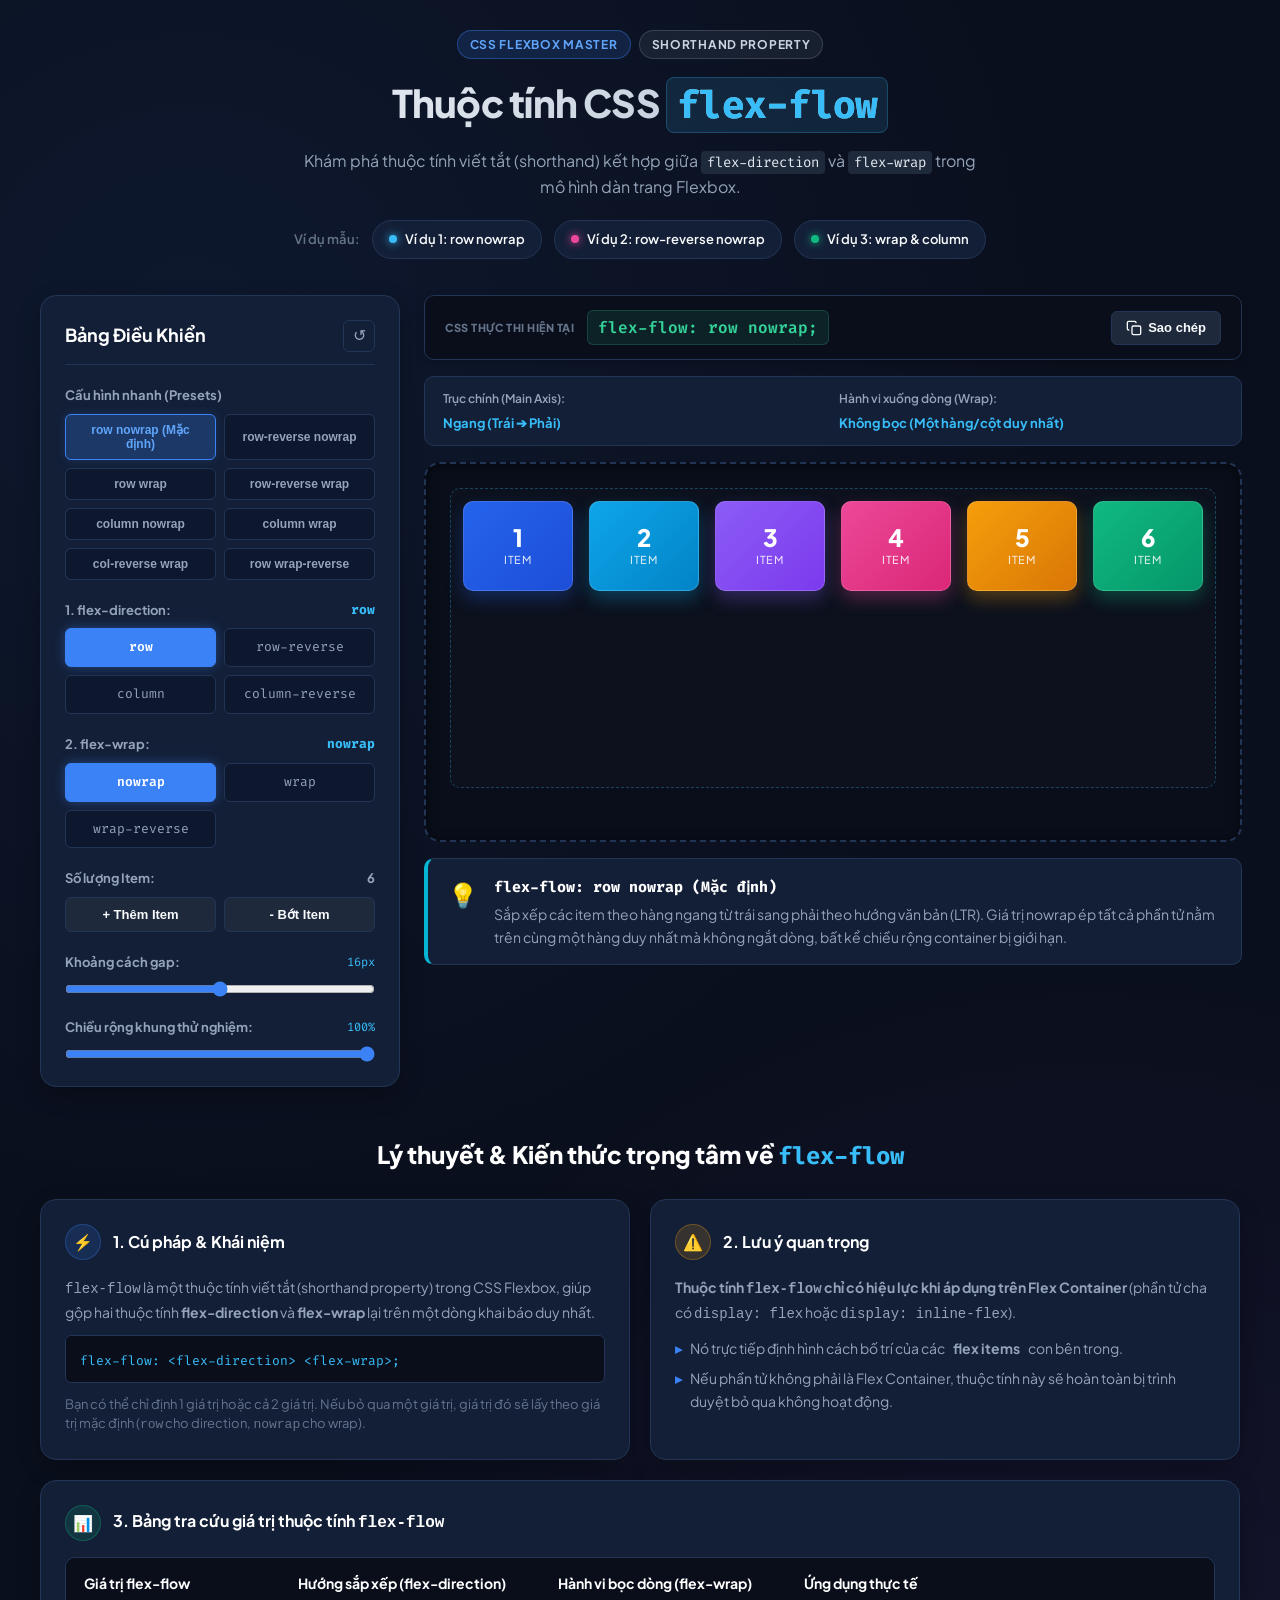
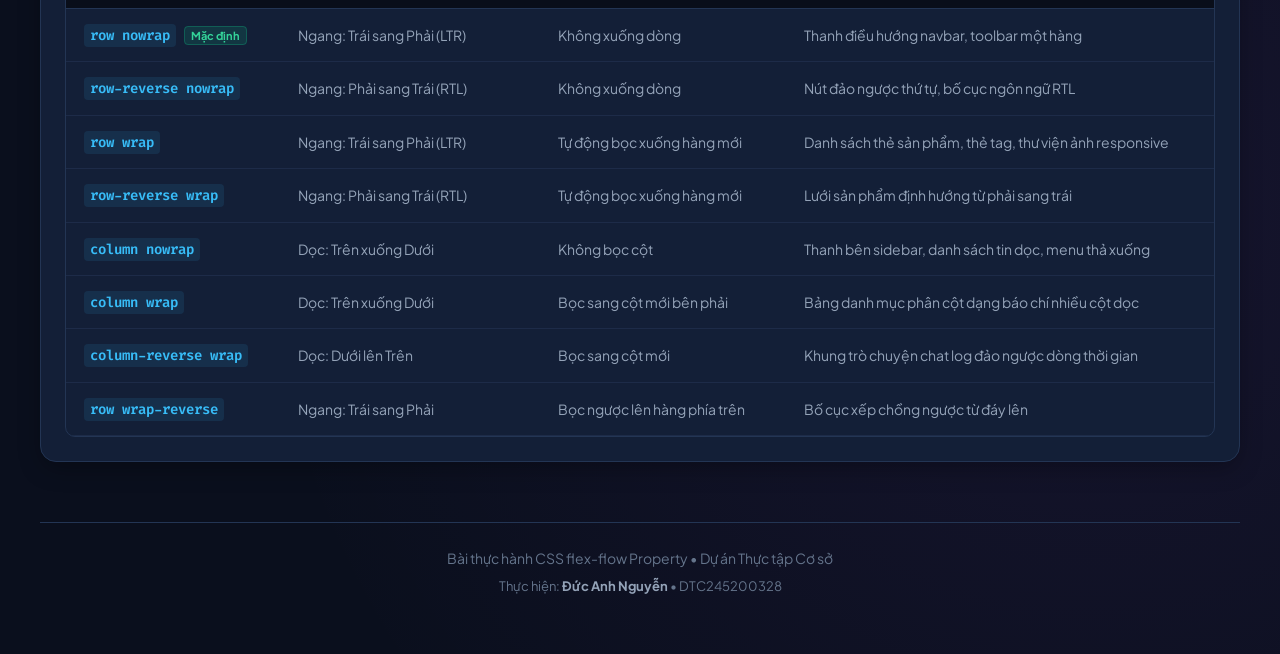
<file: index.html>
<!DOCTYPE html>
<html lang="vi">
<head>
  <meta charset="UTF-8">
  <meta name="viewport" content="width=device-width, initial-scale=1.0">
  <meta name="description" content="Bài thực hành tìm hiểu và tương tác với thuộc tính CSS flex-flow property - shorthand cho flex-direction và flex-wrap.">
  <title>Thực hành CSS flex-flow Property | Interactive Playground</title>
  <link rel="preconnect" href="https://fonts.googleapis.com">
  <link rel="preconnect" href="https://fonts.gstatic.com" crossorigin>
  <link href="https://fonts.googleapis.com/css2?family=Plus+Jakarta+Sans:wght@300;400;500;600;700;800&family=Fira+Code:wght@400;500;600&display=swap" rel="stylesheet">
  <link rel="stylesheet" href="style.css">
</head>
<body>
  <div class="app-container">
    <!-- Header Section -->
    <header class="header">
      <div class="badge-group">
        <span class="badge badge-primary">CSS Flexbox Master</span>
        <span class="badge badge-subtle">Shorthand Property</span>
      </div>
      <h1 class="main-title">Thuộc tính CSS <code>flex-flow</code></h1>
      <p class="subtitle">
        Khám phá thuộc tính viết tắt (shorthand) kết hợp giữa <code>flex-direction</code> và <code>flex-wrap</code> trong mô hình dàn trang Flexbox.
      </p>

      <!-- Quick Nav to standalone examples -->
      <nav class="example-links" aria-label="Các ví dụ độc lập">
        <span class="nav-label">Ví dụ mẫu:</span>
        <a href="example1.html" class="nav-btn" target="_blank">
          <span class="dot dot-blue"></span> Ví dụ 1: row nowrap
        </a>
        <a href="example2.html" class="nav-btn" target="_blank">
          <span class="dot dot-pink"></span> Ví dụ 2: row-reverse nowrap
        </a>
        <a href="example3.html" class="nav-btn" target="_blank">
          <span class="dot dot-green"></span> Ví dụ 3: wrap & column
        </a>
      </nav>
    </header>

    <!-- Main Workspace: Interactive Playground -->
    <main class="main-content">
      <div class="playground-layout">
        <!-- Control Panel -->
        <aside class="control-panel">
          <div class="panel-header">
            <h2>Bảng Điều Khiển</h2>
            <button id="resetBtn" class="btn-icon" title="Khôi phục mặc định">↺</button>
          </div>

          <!-- Quick Presets -->
          <div class="control-group">
            <label class="control-title">Cấu hình nhanh (Presets)</label>
            <div class="presets-grid">
              <button class="preset-btn active" data-dir="row" data-wrap="nowrap">row nowrap (Mặc định)</button>
              <button class="preset-btn" data-dir="row-reverse" data-wrap="nowrap">row-reverse nowrap</button>
              <button class="preset-btn" data-dir="row" data-wrap="wrap">row wrap</button>
              <button class="preset-btn" data-dir="row-reverse" data-wrap="wrap">row-reverse wrap</button>
              <button class="preset-btn" data-dir="column" data-wrap="nowrap">column nowrap</button>
              <button class="preset-btn" data-dir="column" data-wrap="wrap">column wrap</button>
              <button class="preset-btn" data-dir="column-reverse" data-wrap="wrap">col-reverse wrap</button>
              <button class="preset-btn" data-dir="row" data-wrap="wrap-reverse">row wrap-reverse</button>
            </div>
          </div>

          <!-- Direction Control -->
          <div class="control-group">
            <label class="control-title" for="flexDirection">
              1. flex-direction:
              <span id="directionValue" class="prop-badge">row</span>
            </label>
            <div class="radio-pill-group" id="directionGroup">
              <label class="radio-pill">
                <input type="radio" name="direction" value="row" checked>
                <span>row</span>
              </label>
              <label class="radio-pill">
                <input type="radio" name="direction" value="row-reverse">
                <span>row-reverse</span>
              </label>
              <label class="radio-pill">
                <input type="radio" name="direction" value="column">
                <span>column</span>
              </label>
              <label class="radio-pill">
                <input type="radio" name="direction" value="column-reverse">
                <span>column-reverse</span>
              </label>
            </div>
          </div>

          <!-- Wrap Control -->
          <div class="control-group">
            <label class="control-title" for="flexWrap">
              2. flex-wrap:
              <span id="wrapValue" class="prop-badge">nowrap</span>
            </label>
            <div class="radio-pill-group" id="wrapGroup">
              <label class="radio-pill">
                <input type="radio" name="wrap" value="nowrap" checked>
                <span>nowrap</span>
              </label>
              <label class="radio-pill">
                <input type="radio" name="wrap" value="wrap">
                <span>wrap</span>
              </label>
              <label class="radio-pill">
                <input type="radio" name="wrap" value="wrap-reverse">
                <span>wrap-reverse</span>
              </label>
            </div>
          </div>

          <!-- Container Controls & Items -->
          <div class="control-group">
            <label class="control-title">Số lượng Item: <span id="itemCountLabel">6</span></label>
            <div class="item-actions">
              <button id="addItemBtn" class="btn-action">+ Thêm Item</button>
              <button id="removeItemBtn" class="btn-action btn-danger">- Bớt Item</button>
            </div>
          </div>

          <!-- Gap Control -->
          <div class="control-group">
            <div class="slider-header">
              <label class="control-title" for="gapSlider">Khoảng cách gap:</label>
              <span id="gapValue">16px</span>
            </div>
            <input type="range" id="gapSlider" min="0" max="32" value="16" step="4">
          </div>

          <!-- Container Width Simulation -->
          <div class="control-group">
            <div class="slider-header">
              <label class="control-title" for="containerWidthSlider">Chiều rộng khung thử nghiệm:</label>
              <span id="containerWidthValue">100%</span>
            </div>
            <input type="range" id="containerWidthSlider" min="40" max="100" value="100" step="5">
          </div>
        </aside>

        <!-- Visual Canvas & Output -->
        <section class="visual-canvas-area">
          <!-- Live Code Banner -->
          <div class="code-banner">
            <div class="code-banner-left">
              <span class="code-tag">CSS THỰC THI HIỆN TẠI</span>
              <code id="activeCssCode">flex-flow: row nowrap;</code>
            </div>
            <button id="copyBtn" class="copy-button" title="Sao chép CSS">
              <svg width="16" height="16" viewBox="0 0 24 24" fill="none" stroke="currentColor" stroke-width="2">
                <rect x="9" y="9" width="13" height="13" rx="2" ry="2"></rect>
                <path d="M5 15H4a2 2 0 0 1-2-2V4a2 2 0 0 1 2-2h9a2 2 0 0 1 2 2v1"></path>
              </svg>
              <span>Sao chép</span>
            </button>
          </div>

          <!-- Axis Indicator Dynamic Bar -->
          <div class="axis-guide-card">
            <div class="axis-item" id="mainAxisGuide">
              <span class="axis-title">Trục chính (Main Axis):</span>
              <div class="axis-direction-badge" id="mainAxisText">Ngang (Trái ➔ Phải)</div>
            </div>
            <div class="axis-item" id="crossAxisGuide">
              <span class="axis-title">Hành vi xuống dòng (Wrap):</span>
              <div class="axis-direction-badge" id="wrapBehaviorText">Không bọc (Một hàng duy nhất)</div>
            </div>
          </div>

          <!-- Flexbox Preview Stage -->
          <div class="preview-stage" id="previewStageWrapper">
            <div class="flex-container-preview" id="flexPreviewContainer">
              <div class="flex-item-box" data-index="1">
                <div class="item-number">1</div>
                <div class="item-sub">item</div>
              </div>
              <div class="flex-item-box" data-index="2">
                <div class="item-number">2</div>
                <div class="item-sub">item</div>
              </div>
              <div class="flex-item-box" data-index="3">
                <div class="item-number">3</div>
                <div class="item-sub">item</div>
              </div>
              <div class="flex-item-box" data-index="4">
                <div class="item-number">4</div>
                <div class="item-sub">item</div>
              </div>
              <div class="flex-item-box" data-index="5">
                <div class="item-number">5</div>
                <div class="item-sub">item</div>
              </div>
              <div class="flex-item-box" data-index="6">
                <div class="item-number">6</div>
                <div class="item-sub">item</div>
              </div>
            </div>
          </div>

          <!-- Explanation Alert -->
          <div class="info-callout" id="dynamicExplanation">
            <div class="callout-icon">💡</div>
            <div class="callout-content">
              <h4 id="explanationTitle">flex-flow: row nowrap</h4>
              <p id="explanationDesc">
                Sắp xếp các item theo hàng ngang từ trái sang phải theo hướng văn bản (LTR). Giá trị <code>nowrap</code> ép tất cả phần tử nằm trên một hàng đơn nhất mà không ngắt dòng.
              </p>
            </div>
          </div>
        </section>
      </div>

      <!-- Theory & Documentation Section -->
      <section class="docs-section">
        <h2 class="docs-title">Lý thuyết & Kiến thức trọng tâm về <code>flex-flow</code></h2>

        <div class="cards-grid">
          <!-- Card 1: Bản chất & Cú pháp -->
          <div class="doc-card">
            <div class="doc-card-header">
              <div class="icon-circle icon-blue">⚡</div>
              <h3>1. Cú pháp & Khái niệm</h3>
            </div>
            <p class="doc-text">
              <code>flex-flow</code> là một thuộc tính viết tắt (shorthand property) trong CSS Flexbox, giúp gộp hai thuộc tính <strong>flex-direction</strong> và <strong>flex-wrap</strong> lại trên một dòng khai báo duy nhất.
            </p>
            <div class="code-snippet">
              <code>flex-flow: &lt;flex-direction&gt; &lt;flex-wrap&gt;;</code>
            </div>
            <p class="doc-subtext">
              Bạn có thể chỉ định 1 giá trị hoặc cả 2 giá trị. Nếu bỏ qua một giá trị, giá trị đó sẽ lấy theo giá trị mặc định (<code>row</code> cho direction, <code>nowrap</code> cho wrap).
            </p>
          </div>

          <!-- Card 2: Lưu ý quan trọng -->
          <div class="doc-card">
            <div class="doc-card-header">
              <div class="icon-circle icon-amber">⚠️</div>
              <h3>2. Lưu ý quan trọng</h3>
            </div>
            <p class="doc-text">
              <strong>Thuộc tính <code>flex-flow</code> chỉ có hiệu lực khi áp dụng trên Flex Container</strong> (phần tử cha có <code>display: flex</code> hoặc <code>display: inline-flex</code>).
            </p>
            <ul class="doc-list">
              <li>Nó trực tiếp định hình cách bố trí của các <strong>flex items</strong> con bên trong.</li>
              <li>Nếu phần tử không phải là Flex Container, thuộc tính này sẽ hoàn toàn bị trình duyệt bỏ qua không hoạt động.</li>
            </ul>
          </div>

          <!-- Card 3: So sánh chi tiết các giá trị tiêu biểu -->
          <div class="doc-card full-span">
            <div class="doc-card-header">
              <div class="icon-circle icon-green">📊</div>
              <h3>3. Bảng tra cứu giá trị thuộc tính <code>flex-flow</code></h3>
            </div>
            <div class="table-responsive">
              <table class="reference-table">
                <thead>
                  <tr>
                    <th>Giá trị flex-flow</th>
                    <th>Hướng sắp xếp (flex-direction)</th>
                    <th>Hành vi bọc dòng (flex-wrap)</th>
                    <th>Ứng dụng thực tế</th>
                  </tr>
                </thead>
                <tbody>
                  <tr>
                    <td><code>row nowrap</code> <span class="badge-tag">Mặc định</span></td>
                    <td>Ngang: Trái sang Phải (LTR)</td>
                    <td>Không xuống dòng</td>
                    <td>Thanh điều hướng navbar, toolbar một hàng</td>
                  </tr>
                  <tr>
                    <td><code>row-reverse nowrap</code></td>
                    <td>Ngang: Phải sang Trái (RTL)</td>
                    <td>Không xuống dòng</td>
                    <td>Nút đảo ngược thứ tự, bố cục ngôn ngữ RTL</td>
                  </tr>
                  <tr>
                    <td><code>row wrap</code></td>
                    <td>Ngang: Trái sang Phải (LTR)</td>
                    <td>Tự động bọc xuống hàng mới</td>
                    <td>Danh sách thẻ sản phẩm, thẻ tag, thư viện ảnh responsive</td>
                  </tr>
                  <tr>
                    <td><code>row-reverse wrap</code></td>
                    <td>Ngang: Phải sang Trái (RTL)</td>
                    <td>Tự động bọc xuống hàng mới</td>
                    <td>Lưới sản phẩm định hướng từ phải sang trái</td>
                  </tr>
                  <tr>
                    <td><code>column nowrap</code></td>
                    <td>Dọc: Trên xuống Dưới</td>
                    <td>Không bọc cột</td>
                    <td>Thanh bên sidebar, danh sách tin dọc, menu thả xuống</td>
                  </tr>
                  <tr>
                    <td><code>column wrap</code></td>
                    <td>Dọc: Trên xuống Dưới</td>
                    <td>Bọc sang cột mới bên phải</td>
                    <td>Bảng danh mục phân cột dạng báo chí nhiều cột dọc</td>
                  </tr>
                  <tr>
                    <td><code>column-reverse wrap</code></td>
                    <td>Dọc: Dưới lên Trên</td>
                    <td>Bọc sang cột mới</td>
                    <td>Khung trò chuyện chat log đảo ngược dòng thời gian</td>
                  </tr>
                  <tr>
                    <td><code>row wrap-reverse</code></td>
                    <td>Ngang: Trái sang Phải</td>
                    <td>Bọc ngược lên hàng phía trên</td>
                    <td>Bố cục xếp chồng ngược từ đáy lên</td>
                  </tr>
                </tbody>
              </table>
            </div>
          </div>
        </div>
      </section>
    </main>

    <!-- Footer -->
    <footer class="footer">
      <p>Bài thực hành CSS flex-flow Property &bull; Dự án Thực tập Cơ sở</p>
      <p class="author">Thực hiện: <strong>Đức Anh Nguyễn</strong> &bull; DTC245200328</p>
    </footer>
  </div>

  <script src="script.js"></script>
</body>
</html>
</file>
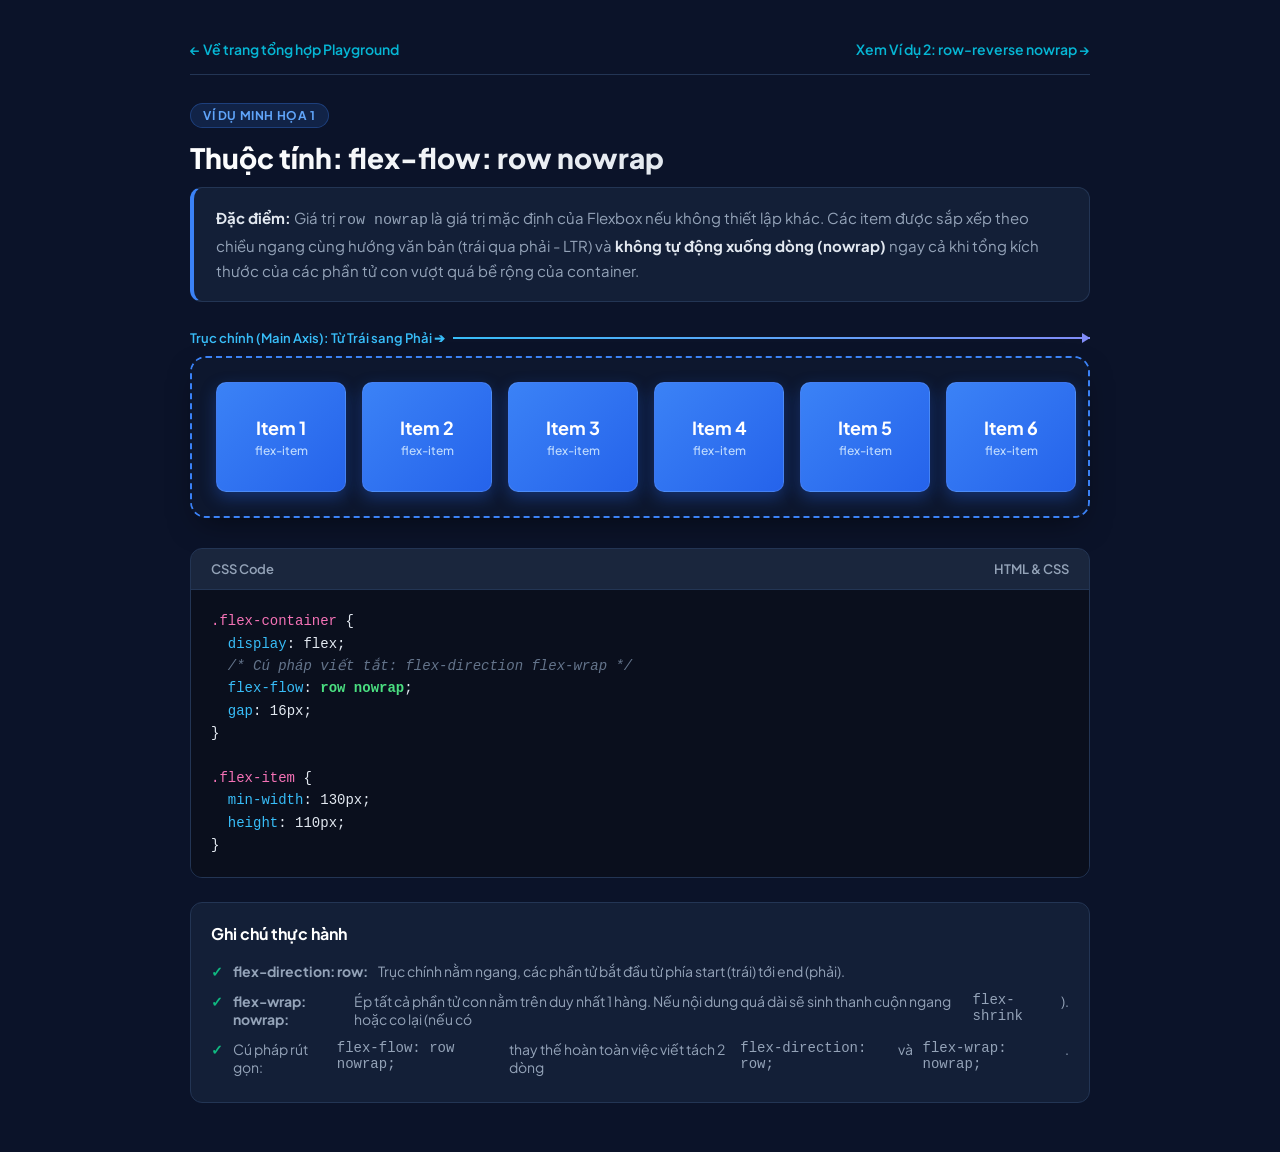
<file: example1.html>
<!DOCTYPE html>
<html lang="vi">
<head>
  <meta charset="UTF-8">
  <meta name="viewport" content="width=device-width, initial-scale=1.0">
  <title>Ví dụ 1: flex-flow: row nowrap | CSS Flexbox</title>
  <link rel="preconnect" href="https://fonts.googleapis.com">
  <link rel="preconnect" href="https://fonts.gstatic.com" crossorigin>
  <link href="https://fonts.googleapis.com/css2?family=Plus+Jakarta+Sans:wght@400;500;600;700;800&family=Fira+Code:wght@400;600&display=swap" rel="stylesheet">
  <style>
    :root {
      --primary: #3b82f6;
      --primary-dark: #1d4ed8;
      --accent: #06b6d4;
      --bg: #0b1329;
      --card-bg: #131f37;
      --code-bg: #0a0f1d;
      --text: #f1f5f9;
      --text-muted: #94a3b8;
      --border: #233554;
      --box-bg: linear-gradient(135deg, #3b82f6 0%, #2563eb 100%);
    }

    * {
      box-sizing: border-box;
      margin: 0;
      padding: 0;
    }

    body {
      font-family: 'Plus Jakarta Sans', -apple-system, BlinkMacSystemFont, sans-serif;
      background-color: var(--bg);
      color: var(--text);
      min-height: 100vh;
      display: flex;
      flex-direction: column;
      align-items: center;
      padding: 40px 20px;
    }

    .wrapper {
      max-width: 900px;
      width: 100%;
    }

    .nav-bar {
      display: flex;
      justify-content: space-between;
      align-items: center;
      margin-bottom: 28px;
      padding-bottom: 16px;
      border-bottom: 1px solid var(--border);
    }

    .nav-bar a {
      color: var(--accent);
      text-decoration: none;
      font-size: 14px;
      font-weight: 600;
      display: inline-flex;
      align-items: center;
      gap: 6px;
      transition: color 0.2s ease;
    }

    .nav-bar a:hover {
      color: #38bdf8;
      text-decoration: underline;
    }

    .badge {
      background: rgba(59, 130, 246, 0.15);
      border: 1px solid rgba(59, 130, 246, 0.3);
      color: #60a5fa;
      padding: 4px 12px;
      border-radius: 9999px;
      font-size: 12px;
      font-weight: 700;
      text-transform: uppercase;
      letter-spacing: 0.05em;
      display: inline-block;
      margin-bottom: 12px;
    }

    h1 {
      font-size: 28px;
      font-weight: 800;
      margin-bottom: 12px;
      background: linear-gradient(135deg, #ffffff 0%, #cbd5e1 100%);
      -webkit-background-clip: text;
      -webkit-text-fill-color: transparent;
    }

    .description-card {
      background-color: var(--card-bg);
      border-radius: 12px;
      border-left: 4px solid var(--primary);
      padding: 18px 22px;
      margin-bottom: 28px;
      line-height: 1.65;
      font-size: 15px;
      color: var(--text-muted);
      border: 1px solid var(--border);
      border-left: 4px solid var(--primary);
    }

    .description-card strong {
      color: #e2e8f0;
    }

    .axis-indicator {
      display: flex;
      align-items: center;
      gap: 8px;
      margin-bottom: 10px;
      font-size: 13px;
      color: #38bdf8;
      font-weight: 600;
    }

    .axis-arrow {
      flex: 1;
      height: 2px;
      background: linear-gradient(90deg, #38bdf8, #818cf8);
      position: relative;
    }

    .axis-arrow::after {
      content: '';
      position: absolute;
      right: 0;
      top: -4px;
      width: 0;
      height: 0;
      border-top: 5px solid transparent;
      border-bottom: 5px solid transparent;
      border-left: 8px solid #818cf8;
    }

    /* Container áp dụng flex-flow: row nowrap */
    .flex-container {
      display: flex;
      flex-flow: row nowrap; /* Giá trị minh họa */
      background: #0d172e;
      border: 2px dashed #3b82f6;
      border-radius: 16px;
      padding: 24px;
      gap: 16px;
      overflow-x: auto;
      margin-bottom: 30px;
      box-shadow: 0 12px 30px -10px rgba(0, 0, 0, 0.5);
    }

    .flex-item {
      background: var(--box-bg);
      color: #ffffff;
      min-width: 130px;
      height: 110px;
      border-radius: 10px;
      display: flex;
      flex-direction: column;
      justify-content: center;
      align-items: center;
      font-weight: 700;
      font-size: 18px;
      box-shadow: 0 6px 16px rgba(37, 99, 235, 0.35);
      border: 1px solid rgba(255, 255, 255, 0.1);
      transition: transform 0.2s ease, box-shadow 0.2s ease;
      flex-shrink: 0;
    }

    .flex-item:hover {
      transform: translateY(-4px);
      box-shadow: 0 10px 22px rgba(37, 99, 235, 0.5);
    }

    .flex-item span {
      font-size: 12px;
      font-weight: 500;
      color: #bfdbfe;
      margin-top: 4px;
    }

    .code-panel {
      background: var(--card-bg);
      border: 1px solid var(--border);
      border-radius: 12px;
      overflow: hidden;
      margin-bottom: 24px;
    }

    .code-header {
      background: rgba(255, 255, 255, 0.03);
      padding: 12px 20px;
      font-size: 13px;
      font-weight: 600;
      color: var(--text-muted);
      border-bottom: 1px solid var(--border);
      display: flex;
      justify-content: space-between;
      align-items: center;
    }

    pre {
      padding: 20px;
      font-family: 'Fira Code', monospace;
      font-size: 14px;
      background: var(--code-bg);
      color: #e2e8f0;
      overflow-x: auto;
      line-height: 1.6;
    }

    .token-selector { color: #f472b6; }
    .token-prop { color: #38bdf8; }
    .token-val { color: #4ade80; font-weight: 600; }
    .token-comment { color: #64748b; font-style: italic; }

    .key-points {
      background: var(--card-bg);
      border: 1px solid var(--border);
      border-radius: 12px;
      padding: 20px;
      list-style-position: inside;
    }

    .key-points h3 {
      font-size: 16px;
      color: #ffffff;
      margin-bottom: 12px;
    }

    .key-points ul {
      list-style: none;
    }

    .key-points li {
      padding: 6px 0;
      color: var(--text-muted);
      font-size: 14px;
      display: flex;
      align-items: flex-start;
      gap: 10px;
    }

    .key-points li::before {
      content: '✓';
      color: #10b981;
      font-weight: bold;
    }
  </style>
</head>
<body>
  <div class="wrapper">
    <div class="nav-bar">
      <a href="index.html">← Về trang tổng hợp Playground</a>
      <a href="example2.html">Xem Ví dụ 2: row-reverse nowrap →</a>
    </div>

    <span class="badge">Ví dụ minh họa 1</span>
    <h1>Thuộc tính: flex-flow: row nowrap</h1>

    <div class="description-card">
      <strong>Đặc điểm:</strong> Giá trị <code>row nowrap</code> là giá trị mặc định của Flexbox nếu không thiết lập khác. Các item được sắp xếp theo chiều ngang cùng hướng văn bản (trái qua phải - LTR) và <strong>không tự động xuống dòng (nowrap)</strong> ngay cả khi tổng kích thước của các phần tử con vượt quá bề rộng của container.
    </div>

    <div class="axis-indicator">
      <span>Trục chính (Main Axis): Từ Trái sang Phải ➔</span>
      <div class="axis-arrow"></div>
    </div>

    <!-- Flex container với flex-flow: row nowrap -->
    <div class="flex-container">
      <div class="flex-item">Item 1<span>flex-item</span></div>
      <div class="flex-item">Item 2<span>flex-item</span></div>
      <div class="flex-item">Item 3<span>flex-item</span></div>
      <div class="flex-item">Item 4<span>flex-item</span></div>
      <div class="flex-item">Item 5<span>flex-item</span></div>
      <div class="flex-item">Item 6<span>flex-item</span></div>
    </div>

    <div class="code-panel">
      <div class="code-header">
        <span>CSS Code</span>
        <span>HTML & CSS</span>
      </div>
      <pre><code><span class="token-selector">.flex-container</span> {
  <span class="token-prop">display</span>: flex;
  <span class="token-comment">/* Cú pháp viết tắt: flex-direction flex-wrap */</span>
  <span class="token-prop">flex-flow</span>: <span class="token-val">row nowrap</span>;
  <span class="token-prop">gap</span>: 16px;
}

<span class="token-selector">.flex-item</span> {
  <span class="token-prop">min-width</span>: 130px;
  <span class="token-prop">height</span>: 110px;
}</code></pre>
    </div>

    <div class="key-points">
      <h3>Ghi chú thực hành</h3>
      <ul>
        <li><strong>flex-direction: row:</strong> Trục chính nằm ngang, các phần tử bắt đầu từ phía start (trái) tới end (phải).</li>
        <li><strong>flex-wrap: nowrap:</strong> Ép tất cả phần tử con nằm trên duy nhất 1 hàng. Nếu nội dung quá dài sẽ sinh thanh cuộn ngang hoặc co lại (nếu có <code>flex-shrink</code>).</li>
        <li>Cú pháp rút gọn: <code>flex-flow: row nowrap;</code> thay thế hoàn toàn việc viết tách 2 dòng <code>flex-direction: row;</code> và <code>flex-wrap: nowrap;</code>.</li>
      </ul>
    </div>
  </div>
</body>
</html>
</file>
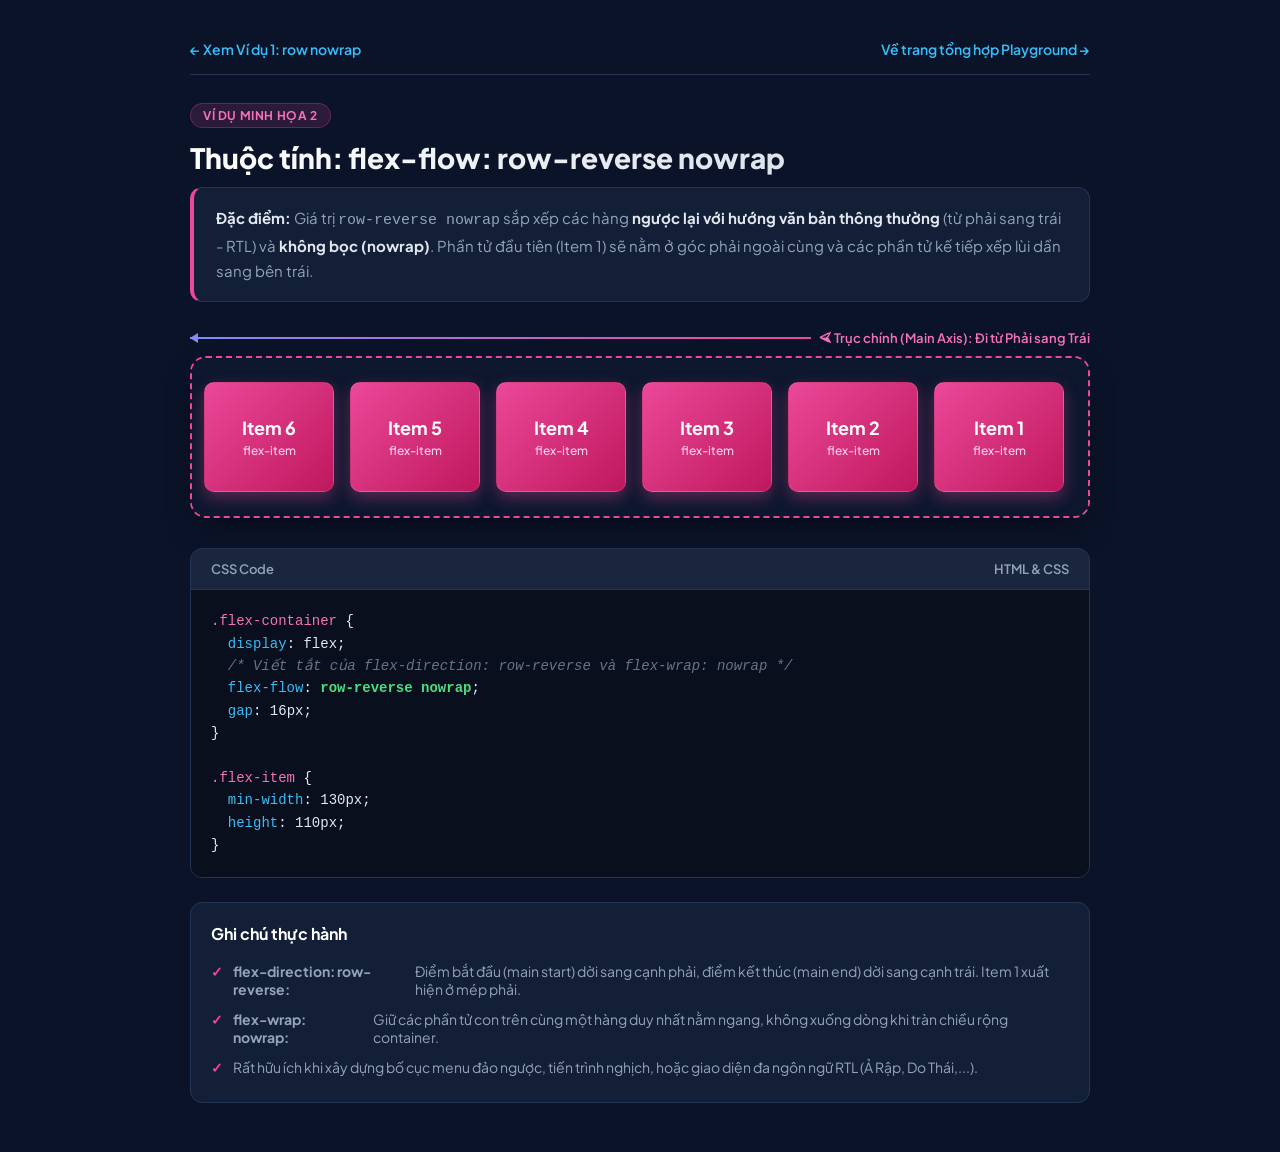
<file: example2.html>
<!DOCTYPE html>
<html lang="vi">
<head>
  <meta charset="UTF-8">
  <meta name="viewport" content="width=device-width, initial-scale=1.0">
  <title>Ví dụ 2: flex-flow: row-reverse nowrap | CSS Flexbox</title>
  <link rel="preconnect" href="https://fonts.googleapis.com">
  <link rel="preconnect" href="https://fonts.gstatic.com" crossorigin>
  <link href="https://fonts.googleapis.com/css2?family=Plus+Jakarta+Sans:wght@400;500;600;700;800&family=Fira+Code:wght@400;600&display=swap" rel="stylesheet">
  <style>
    :root {
      --primary: #ec4899;
      --primary-dark: #be185d;
      --accent: #f43f5e;
      --bg: #0b1329;
      --card-bg: #131f37;
      --code-bg: #0a0f1d;
      --text: #f1f5f9;
      --text-muted: #94a3b8;
      --border: #233554;
      --box-bg: linear-gradient(135deg, #ec4899 0%, #be185d 100%);
    }

    * {
      box-sizing: border-box;
      margin: 0;
      padding: 0;
    }

    body {
      font-family: 'Plus Jakarta Sans', -apple-system, BlinkMacSystemFont, sans-serif;
      background-color: var(--bg);
      color: var(--text);
      min-height: 100vh;
      display: flex;
      flex-direction: column;
      align-items: center;
      padding: 40px 20px;
    }

    .wrapper {
      max-width: 900px;
      width: 100%;
    }

    .nav-bar {
      display: flex;
      justify-content: space-between;
      align-items: center;
      margin-bottom: 28px;
      padding-bottom: 16px;
      border-bottom: 1px solid var(--border);
    }

    .nav-bar a {
      color: #38bdf8;
      text-decoration: none;
      font-size: 14px;
      font-weight: 600;
      display: inline-flex;
      align-items: center;
      gap: 6px;
      transition: color 0.2s ease;
    }

    .nav-bar a:hover {
      color: #93c5fd;
      text-decoration: underline;
    }

    .badge {
      background: rgba(236, 72, 153, 0.15);
      border: 1px solid rgba(236, 72, 153, 0.3);
      color: #f472b6;
      padding: 4px 12px;
      border-radius: 9999px;
      font-size: 12px;
      font-weight: 700;
      text-transform: uppercase;
      letter-spacing: 0.05em;
      display: inline-block;
      margin-bottom: 12px;
    }

    h1 {
      font-size: 28px;
      font-weight: 800;
      margin-bottom: 12px;
      background: linear-gradient(135deg, #ffffff 0%, #cbd5e1 100%);
      -webkit-background-clip: text;
      -webkit-text-fill-color: transparent;
    }

    .description-card {
      background-color: var(--card-bg);
      border-radius: 12px;
      padding: 18px 22px;
      margin-bottom: 28px;
      line-height: 1.65;
      font-size: 15px;
      color: var(--text-muted);
      border: 1px solid var(--border);
      border-left: 4px solid var(--primary);
    }

    .description-card strong {
      color: #e2e8f0;
    }

    .axis-indicator {
      display: flex;
      align-items: center;
      gap: 8px;
      margin-bottom: 10px;
      font-size: 13px;
      color: #f472b6;
      font-weight: 600;
    }

    .axis-arrow {
      flex: 1;
      height: 2px;
      background: linear-gradient(270deg, #ec4899, #818cf8);
      position: relative;
    }

    .axis-arrow::after {
      content: '';
      position: absolute;
      left: 0;
      top: -4px;
      width: 0;
      height: 0;
      border-top: 5px solid transparent;
      border-bottom: 5px solid transparent;
      border-right: 8px solid #818cf8;
    }

    /* Container áp dụng flex-flow: row-reverse nowrap */
    .flex-container {
      display: flex;
      flex-flow: row-reverse nowrap; /* Giá trị minh họa */
      background: #0d172e;
      border: 2px dashed #ec4899;
      border-radius: 16px;
      padding: 24px;
      gap: 16px;
      overflow-x: auto;
      margin-bottom: 30px;
      box-shadow: 0 12px 30px -10px rgba(0, 0, 0, 0.5);
    }

    .flex-item {
      background: var(--box-bg);
      color: #ffffff;
      min-width: 130px;
      height: 110px;
      border-radius: 10px;
      display: flex;
      flex-direction: column;
      justify-content: center;
      align-items: center;
      font-weight: 700;
      font-size: 18px;
      box-shadow: 0 6px 16px rgba(236, 72, 153, 0.35);
      border: 1px solid rgba(255, 255, 255, 0.1);
      transition: transform 0.2s ease, box-shadow 0.2s ease;
      flex-shrink: 0;
    }

    .flex-item:hover {
      transform: translateY(-4px);
      box-shadow: 0 10px 22px rgba(236, 72, 153, 0.5);
    }

    .flex-item span {
      font-size: 12px;
      font-weight: 500;
      color: #fbcfe8;
      margin-top: 4px;
    }

    .code-panel {
      background: var(--card-bg);
      border: 1px solid var(--border);
      border-radius: 12px;
      overflow: hidden;
      margin-bottom: 24px;
    }

    .code-header {
      background: rgba(255, 255, 255, 0.03);
      padding: 12px 20px;
      font-size: 13px;
      font-weight: 600;
      color: var(--text-muted);
      border-bottom: 1px solid var(--border);
      display: flex;
      justify-content: space-between;
      align-items: center;
    }

    pre {
      padding: 20px;
      font-family: 'Fira Code', monospace;
      font-size: 14px;
      background: var(--code-bg);
      color: #e2e8f0;
      overflow-x: auto;
      line-height: 1.6;
    }

    .token-selector { color: #f472b6; }
    .token-prop { color: #38bdf8; }
    .token-val { color: #4ade80; font-weight: 600; }
    .token-comment { color: #64748b; font-style: italic; }

    .key-points {
      background: var(--card-bg);
      border: 1px solid var(--border);
      border-radius: 12px;
      padding: 20px;
    }

    .key-points h3 {
      font-size: 16px;
      color: #ffffff;
      margin-bottom: 12px;
    }

    .key-points ul {
      list-style: none;
    }

    .key-points li {
      padding: 6px 0;
      color: var(--text-muted);
      font-size: 14px;
      display: flex;
      align-items: flex-start;
      gap: 10px;
    }

    .key-points li::before {
      content: '✓';
      color: #ec4899;
      font-weight: bold;
    }
  </style>
</head>
<body>
  <div class="wrapper">
    <div class="nav-bar">
      <a href="example1.html">← Xem Ví dụ 1: row nowrap</a>
      <a href="index.html">Về trang tổng hợp Playground →</a>
    </div>

    <span class="badge">Ví dụ minh họa 2</span>
    <h1>Thuộc tính: flex-flow: row-reverse nowrap</h1>

    <div class="description-card">
      <strong>Đặc điểm:</strong> Giá trị <code>row-reverse nowrap</code> sắp xếp các hàng <strong>ngược lại với hướng văn bản thông thường</strong> (từ phải sang trái - RTL) và <strong>không bọc (nowrap)</strong>. Phần tử đầu tiên (Item 1) sẽ nằm ở góc phải ngoài cùng và các phần tử kế tiếp xếp lùi dần sang bên trái.
    </div>

    <div class="axis-indicator">
      <div class="axis-arrow"></div>
      <span>⮘ Trục chính (Main Axis): Đi từ Phải sang Trái</span>
    </div>

    <!-- Flex container với flex-flow: row-reverse nowrap -->
    <div class="flex-container">
      <div class="flex-item">Item 1<span>flex-item</span></div>
      <div class="flex-item">Item 2<span>flex-item</span></div>
      <div class="flex-item">Item 3<span>flex-item</span></div>
      <div class="flex-item">Item 4<span>flex-item</span></div>
      <div class="flex-item">Item 5<span>flex-item</span></div>
      <div class="flex-item">Item 6<span>flex-item</span></div>
    </div>

    <div class="code-panel">
      <div class="code-header">
        <span>CSS Code</span>
        <span>HTML & CSS</span>
      </div>
      <pre><code><span class="token-selector">.flex-container</span> {
  <span class="token-prop">display</span>: flex;
  <span class="token-comment">/* Viết tắt của flex-direction: row-reverse và flex-wrap: nowrap */</span>
  <span class="token-prop">flex-flow</span>: <span class="token-val">row-reverse nowrap</span>;
  <span class="token-prop">gap</span>: 16px;
}

<span class="token-selector">.flex-item</span> {
  <span class="token-prop">min-width</span>: 130px;
  <span class="token-prop">height</span>: 110px;
}</code></pre>
    </div>

    <div class="key-points">
      <h3>Ghi chú thực hành</h3>
      <ul>
        <li><strong>flex-direction: row-reverse:</strong> Điểm bắt đầu (main start) dời sang cạnh phải, điểm kết thúc (main end) dời sang cạnh trái. Item 1 xuất hiện ở mép phải.</li>
        <li><strong>flex-wrap: nowrap:</strong> Giữ các phần tử con trên cùng một hàng duy nhất nằm ngang, không xuống dòng khi tràn chiều rộng container.</li>
        <li>Rất hữu ích khi xây dựng bố cục menu đảo ngược, tiến trình nghịch, hoặc giao diện đa ngôn ngữ RTL (Ả Rập, Do Thái,...).</li>
      </ul>
    </div>
  </div>
</body>
</html>
</file>
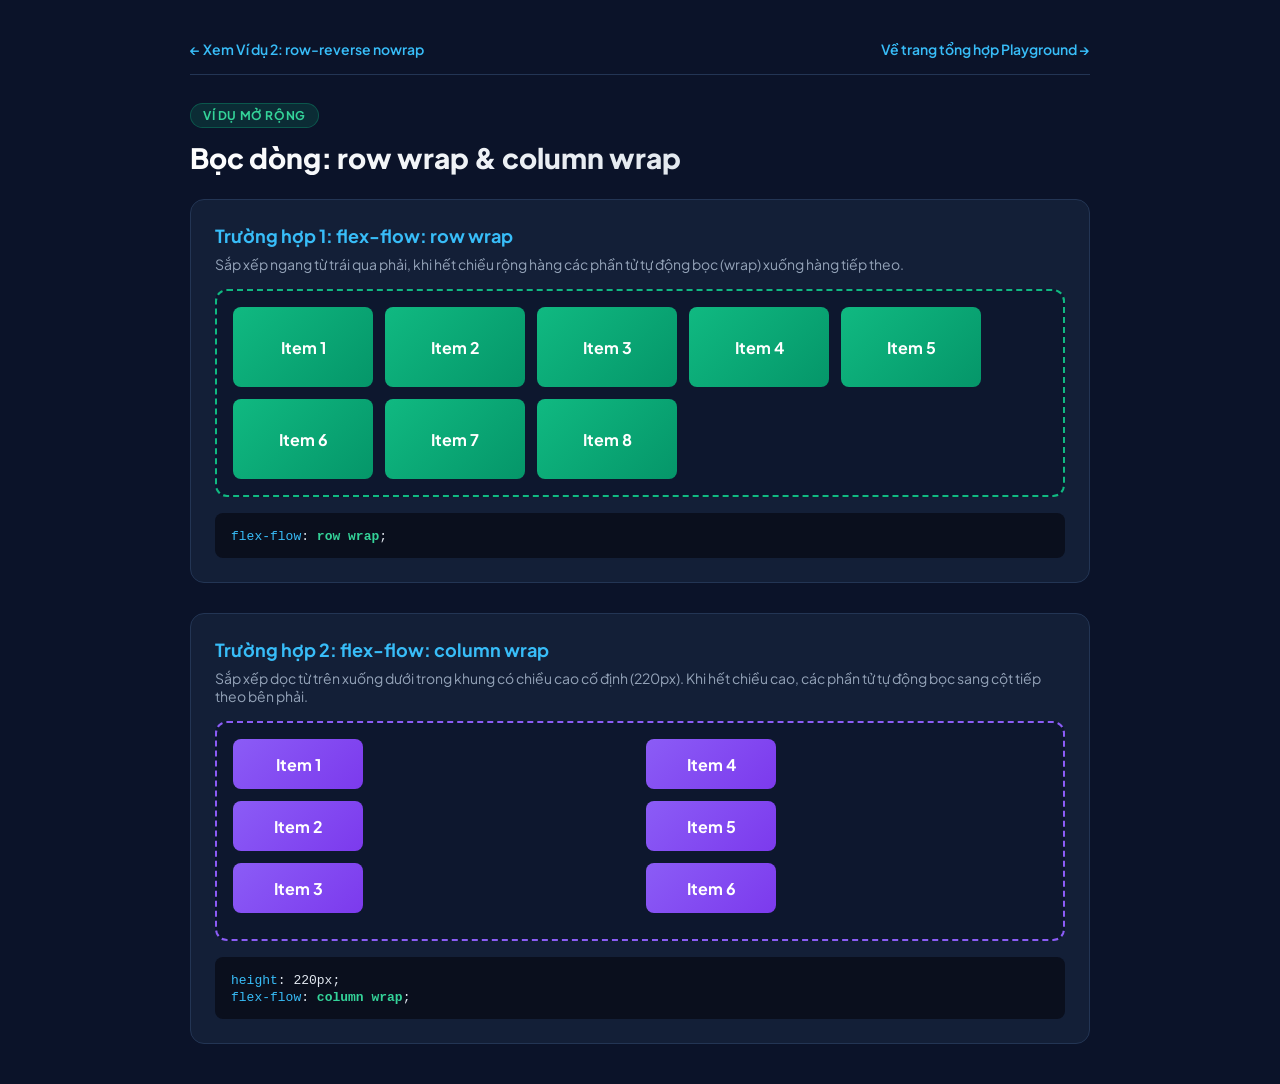
<file: example3.html>
<!DOCTYPE html>
<html lang="vi">
<head>
  <meta charset="UTF-8">
  <meta name="viewport" content="width=device-width, initial-scale=1.0">
  <title>Ví dụ 3: flex-flow: row wrap & column wrap | CSS Flexbox</title>
  <link rel="preconnect" href="https://fonts.googleapis.com">
  <link rel="preconnect" href="https://fonts.gstatic.com" crossorigin>
  <link href="https://fonts.googleapis.com/css2?family=Plus+Jakarta+Sans:wght@400;500;600;700;800&family=Fira+Code:wght@400;600&display=swap" rel="stylesheet">
  <style>
    :root {
      --primary: #10b981;
      --bg: #0b1329;
      --card-bg: #131f37;
      --code-bg: #0a0f1d;
      --text: #f1f5f9;
      --text-muted: #94a3b8;
      --border: #233554;
    }

    * {
      box-sizing: border-box;
      margin: 0;
      padding: 0;
    }

    body {
      font-family: 'Plus Jakarta Sans', -apple-system, BlinkMacSystemFont, sans-serif;
      background-color: var(--bg);
      color: var(--text);
      min-height: 100vh;
      display: flex;
      flex-direction: column;
      align-items: center;
      padding: 40px 20px;
    }

    .wrapper {
      max-width: 900px;
      width: 100%;
    }

    .nav-bar {
      display: flex;
      justify-content: space-between;
      align-items: center;
      margin-bottom: 28px;
      padding-bottom: 16px;
      border-bottom: 1px solid var(--border);
    }

    .nav-bar a {
      color: #38bdf8;
      text-decoration: none;
      font-size: 14px;
      font-weight: 600;
      display: inline-flex;
      align-items: center;
      gap: 6px;
      transition: color 0.2s ease;
    }

    .nav-bar a:hover {
      color: #93c5fd;
      text-decoration: underline;
    }

    .badge {
      background: rgba(16, 185, 129, 0.15);
      border: 1px solid rgba(16, 185, 129, 0.3);
      color: #34d399;
      padding: 4px 12px;
      border-radius: 9999px;
      font-size: 12px;
      font-weight: 700;
      text-transform: uppercase;
      letter-spacing: 0.05em;
      display: inline-block;
      margin-bottom: 12px;
    }

    h1 {
      font-size: 28px;
      font-weight: 800;
      margin-bottom: 12px;
      background: linear-gradient(135deg, #ffffff 0%, #cbd5e1 100%);
      -webkit-background-clip: text;
      -webkit-text-fill-color: transparent;
    }

    .grid-demo {
      display: grid;
      grid-template-columns: 1fr;
      gap: 30px;
      margin-top: 24px;
    }

    .demo-section {
      background: var(--card-bg);
      border: 1px solid var(--border);
      border-radius: 14px;
      padding: 24px;
    }

    .demo-section h2 {
      font-size: 18px;
      color: #38bdf8;
      margin-bottom: 8px;
    }

    .demo-desc {
      font-size: 14px;
      color: var(--text-muted);
      margin-bottom: 16px;
    }

    /* Demo A: row wrap */
    .container-row-wrap {
      display: flex;
      flex-flow: row wrap;
      background: #0d172e;
      border: 2px dashed #10b981;
      border-radius: 12px;
      padding: 16px;
      gap: 12px;
      margin-bottom: 16px;
    }

    .container-row-wrap .item {
      background: linear-gradient(135deg, #10b981, #059669);
      color: white;
      width: 140px;
      height: 80px;
      border-radius: 8px;
      display: flex;
      flex-direction: column;
      justify-content: center;
      align-items: center;
      font-weight: 700;
    }

    /* Demo B: column wrap */
    .container-col-wrap {
      display: flex;
      flex-flow: column wrap;
      height: 220px;
      background: #0d172e;
      border: 2px dashed #8b5cf6;
      border-radius: 12px;
      padding: 16px;
      gap: 12px;
      margin-bottom: 16px;
    }

    .container-col-wrap .item {
      background: linear-gradient(135deg, #8b5cf6, #7c3aed);
      color: white;
      width: 130px;
      height: 50px;
      border-radius: 8px;
      display: flex;
      justify-content: center;
      align-items: center;
      font-weight: 700;
    }

    pre {
      padding: 14px 16px;
      font-family: 'Fira Code', monospace;
      font-size: 13px;
      background: var(--code-bg);
      color: #e2e8f0;
      border-radius: 8px;
      overflow-x: auto;
    }

    .token-prop { color: #38bdf8; }
    .token-val { color: #34d399; font-weight: bold; }
  </style>
</head>
<body>
  <div class="wrapper">
    <div class="nav-bar">
      <a href="example2.html">← Xem Ví dụ 2: row-reverse nowrap</a>
      <a href="index.html">Về trang tổng hợp Playground →</a>
    </div>

    <span class="badge">Ví dụ mở rộng</span>
    <h1>Bọc dòng: row wrap & column wrap</h1>

    <div class="grid-demo">
      <div class="demo-section">
        <h2>Trường hợp 1: flex-flow: row wrap</h2>
        <p class="demo-desc">Sắp xếp ngang từ trái qua phải, khi hết chiều rộng hàng các phần tử tự động bọc (wrap) xuống hàng tiếp theo.</p>
        <div class="container-row-wrap">
          <div class="item">Item 1</div>
          <div class="item">Item 2</div>
          <div class="item">Item 3</div>
          <div class="item">Item 4</div>
          <div class="item">Item 5</div>
          <div class="item">Item 6</div>
          <div class="item">Item 7</div>
          <div class="item">Item 8</div>
        </div>
        <pre><code><span class="token-prop">flex-flow</span>: <span class="token-val">row wrap</span>;</code></pre>
      </div>

      <div class="demo-section">
        <h2>Trường hợp 2: flex-flow: column wrap</h2>
        <p class="demo-desc">Sắp xếp dọc từ trên xuống dưới trong khung có chiều cao cố định (220px). Khi hết chiều cao, các phần tử tự động bọc sang cột tiếp theo bên phải.</p>
        <div class="container-col-wrap">
          <div class="item">Item 1</div>
          <div class="item">Item 2</div>
          <div class="item">Item 3</div>
          <div class="item">Item 4</div>
          <div class="item">Item 5</div>
          <div class="item">Item 6</div>
        </div>
        <pre><code><span class="token-prop">height</span>: 220px;
<span class="token-prop">flex-flow</span>: <span class="token-val">column wrap</span>;</code></pre>
      </div>
    </div>
  </div>
</body>
</html>
</file>
<file: style.css>
/* CSS Variables & Design System */
:root {
  --bg-main: #0a0f1d;
  --bg-secondary: #0f172a;
  --bg-card: #131f37;
  --bg-card-hover: #172644;
  --bg-input: #1e293b;
  --border: #233554;
  --border-focus: #3b82f6;

  --primary: #3b82f6;
  --primary-hover: #2563eb;
  --accent-cyan: #06b6d4;
  --accent-purple: #a855f7;
  --accent-emerald: #10b981;
  --accent-rose: #f43f5e;
  --accent-amber: #f59e0b;

  --text-main: #f8fafc;
  --text-muted: #94a3b8;
  --text-dim: #64748b;

  --font-sans: 'Plus Jakarta Sans', -apple-system, BlinkMacSystemFont, 'Segoe UI', Roboto, sans-serif;
  --font-mono: 'Fira Code', monospace;

  --radius-sm: 6px;
  --radius-md: 10px;
  --radius-lg: 16px;
  --radius-xl: 20px;

  --shadow-sm: 0 2px 8px rgba(0, 0, 0, 0.2);
  --shadow-md: 0 8px 24px -4px rgba(0, 0, 0, 0.35);
  --shadow-lg: 0 20px 40px -8px rgba(0, 0, 0, 0.5);
  --shadow-glow: 0 0 25px rgba(59, 130, 246, 0.25);
}

/* Base Reset */
* {
  box-sizing: border-box;
  margin: 0;
  padding: 0;
}

body {
  font-family: var(--font-sans);
  background-color: var(--bg-main);
  background-image: 
    radial-gradient(circle at 15% 15%, rgba(59, 130, 246, 0.08) 0%, transparent 40%),
    radial-gradient(circle at 85% 80%, rgba(168, 85, 247, 0.08) 0%, transparent 40%);
  color: var(--text-main);
  line-height: 1.6;
  min-height: 100vh;
  padding: 30px 20px 60px;
}

.app-container {
  max-width: 1200px;
  margin: 0 auto;
}

/* Header */
.header {
  text-align: center;
  margin-bottom: 36px;
  position: relative;
}

.badge-group {
  display: flex;
  justify-content: center;
  gap: 8px;
  margin-bottom: 14px;
}

.badge {
  font-size: 12px;
  font-weight: 700;
  padding: 4px 12px;
  border-radius: 9999px;
  text-transform: uppercase;
  letter-spacing: 0.06em;
}

.badge-primary {
  background: rgba(59, 130, 246, 0.15);
  border: 1px solid rgba(59, 130, 246, 0.4);
  color: #60a5fa;
}

.badge-subtle {
  background: rgba(148, 163, 184, 0.1);
  border: 1px solid rgba(148, 163, 184, 0.25);
  color: #cbd5e1;
}

.main-title {
  font-size: 38px;
  font-weight: 800;
  letter-spacing: -0.02em;
  margin-bottom: 12px;
  background: linear-gradient(135deg, #ffffff 0%, #cbd5e1 50%, #94a3b8 100%);
  -webkit-background-clip: text;
  -webkit-text-fill-color: transparent;
}

.main-title code {
  font-family: var(--font-mono);
  color: #38bdf8;
  -webkit-text-fill-color: #38bdf8;
  background: rgba(56, 189, 248, 0.12);
  padding: 2px 10px;
  border-radius: 8px;
  border: 1px solid rgba(56, 189, 248, 0.25);
}

.subtitle {
  font-size: 16px;
  color: var(--text-muted);
  max-width: 680px;
  margin: 0 auto 20px;
}

.subtitle code {
  color: #e2e8f0;
  background: #1e293b;
  padding: 2px 6px;
  border-radius: 4px;
  font-family: var(--font-mono);
  font-size: 14px;
}

.example-links {
  display: flex;
  justify-content: center;
  align-items: center;
  flex-wrap: wrap;
  gap: 12px;
  margin-top: 18px;
}

.nav-label {
  font-size: 13px;
  color: var(--text-dim);
  font-weight: 600;
}

.nav-btn {
  display: inline-flex;
  align-items: center;
  gap: 8px;
  padding: 8px 16px;
  background: var(--bg-card);
  border: 1px solid var(--border);
  color: var(--text-main);
  text-decoration: none;
  font-size: 13px;
  font-weight: 600;
  border-radius: 9999px;
  transition: all 0.25s ease;
}

.nav-btn:hover {
  background: var(--bg-card-hover);
  border-color: var(--primary);
  transform: translateY(-2px);
  box-shadow: var(--shadow-sm);
}

.dot {
  width: 8px;
  height: 8px;
  border-radius: 50%;
}
.dot-blue { background-color: #38bdf8; box-shadow: 0 0 8px #38bdf8; }
.dot-pink { background-color: #ec4899; box-shadow: 0 0 8px #ec4899; }
.dot-green { background-color: #10b981; box-shadow: 0 0 8px #10b981; }

/* Interactive Workspace */
.playground-layout {
  display: grid;
  grid-template-columns: 360px 1fr;
  gap: 24px;
  margin-bottom: 48px;
}

@media (max-width: 960px) {
  .playground-layout {
    grid-template-columns: 1fr;
  }
}

/* Control Panel */
.control-panel {
  background: var(--bg-card);
  border: 1px solid var(--border);
  border-radius: var(--radius-lg);
  padding: 24px;
  box-shadow: var(--shadow-md);
  display: flex;
  flex-direction: column;
  gap: 20px;
}

.panel-header {
  display: flex;
  justify-content: space-between;
  align-items: center;
  padding-bottom: 12px;
  border-bottom: 1px solid var(--border);
}

.panel-header h2 {
  font-size: 18px;
  font-weight: 700;
  color: #ffffff;
}

.btn-icon {
  background: transparent;
  border: 1px solid var(--border);
  color: var(--text-muted);
  width: 32px;
  height: 32px;
  border-radius: var(--radius-sm);
  cursor: pointer;
  display: flex;
  align-items: center;
  justify-content: center;
  font-size: 16px;
  transition: all 0.2s ease;
}

.btn-icon:hover {
  color: #ffffff;
  border-color: var(--primary);
  background: rgba(59, 130, 246, 0.1);
}

.control-group {
  display: flex;
  flex-direction: column;
  gap: 8px;
}

.control-title {
  font-size: 13px;
  font-weight: 700;
  color: var(--text-muted);
  display: flex;
  justify-content: space-between;
  align-items: center;
}

.prop-badge {
  color: #38bdf8;
  font-family: var(--font-mono);
  font-size: 13px;
}

/* Presets Grid */
.presets-grid {
  display: grid;
  grid-template-columns: 1fr 1fr;
  gap: 8px;
}

.preset-btn {
  background: #0d172e;
  border: 1px solid var(--border);
  color: var(--text-muted);
  padding: 8px 10px;
  border-radius: var(--radius-sm);
  font-size: 12px;
  font-weight: 600;
  cursor: pointer;
  text-align: center;
  transition: all 0.2s ease;
}

.preset-btn:hover {
  background: rgba(59, 130, 246, 0.12);
  border-color: #3b82f6;
  color: #ffffff;
}

.preset-btn.active {
  background: rgba(59, 130, 246, 0.25);
  border-color: #3b82f6;
  color: #60a5fa;
  box-shadow: 0 0 10px rgba(59, 130, 246, 0.2);
}

/* Radio Pill Group */
.radio-pill-group {
  display: grid;
  grid-template-columns: repeat(2, 1fr);
  gap: 8px;
}

.radio-pill {
  position: relative;
  cursor: pointer;
}

.radio-pill input {
  position: absolute;
  opacity: 0;
  width: 0;
  height: 0;
}

.radio-pill span {
  display: block;
  text-align: center;
  padding: 8px 10px;
  background: #0d172e;
  border: 1px solid var(--border);
  border-radius: var(--radius-sm);
  font-size: 13px;
  font-family: var(--font-mono);
  color: var(--text-muted);
  transition: all 0.2s ease;
}

.radio-pill:hover span {
  border-color: #475569;
  color: #ffffff;
}

.radio-pill input:checked + span {
  background: var(--primary);
  border-color: var(--primary);
  color: #ffffff;
  font-weight: 600;
  box-shadow: 0 0 12px rgba(59, 130, 246, 0.4);
}

/* Item Action Buttons */
.item-actions {
  display: grid;
  grid-template-columns: 1fr 1fr;
  gap: 8px;
}

.btn-action {
  padding: 9px 12px;
  background: #1e293b;
  border: 1px solid var(--border);
  color: var(--text-main);
  border-radius: var(--radius-sm);
  font-size: 13px;
  font-weight: 600;
  cursor: pointer;
  transition: all 0.2s ease;
}

.btn-action:hover {
  background: #334155;
  border-color: #64748b;
}

.btn-danger:hover {
  background: rgba(244, 63, 94, 0.15);
  border-color: var(--accent-rose);
  color: #fda4af;
}

/* Sliders */
.slider-header {
  display: flex;
  justify-content: space-between;
  align-items: center;
}

.slider-header span {
  font-size: 12px;
  color: #38bdf8;
  font-family: var(--font-mono);
}

input[type="range"] {
  width: 100%;
  accent-color: var(--primary);
  cursor: pointer;
}

/* Visual Canvas Area */
.visual-canvas-area {
  display: flex;
  flex-direction: column;
  gap: 16px;
}

/* Live Code Banner */
.code-banner {
  background: #090e1a;
  border: 1px solid var(--border);
  border-radius: var(--radius-md);
  padding: 14px 20px;
  display: flex;
  justify-content: space-between;
  align-items: center;
  box-shadow: var(--shadow-sm);
}

.code-banner-left {
  display: flex;
  align-items: center;
  gap: 12px;
  flex-wrap: wrap;
}

.code-tag {
  font-size: 11px;
  font-weight: 800;
  color: #64748b;
  letter-spacing: 0.05em;
}

.code-banner code {
  font-family: var(--font-mono);
  font-size: 16px;
  color: #34d399;
  font-weight: 600;
  background: rgba(52, 211, 153, 0.1);
  padding: 4px 10px;
  border-radius: 6px;
  border: 1px solid rgba(52, 211, 153, 0.2);
}

.copy-button {
  background: #1e293b;
  border: 1px solid var(--border);
  color: var(--text-main);
  padding: 8px 14px;
  border-radius: var(--radius-sm);
  font-size: 13px;
  font-weight: 600;
  display: flex;
  align-items: center;
  gap: 6px;
  cursor: pointer;
  transition: all 0.2s ease;
}

.copy-button:hover {
  background: var(--primary);
  border-color: var(--primary);
}

/* Axis Guide Bar */
.axis-guide-card {
  display: grid;
  grid-template-columns: 1fr 1fr;
  gap: 12px;
  background: var(--bg-card);
  border: 1px solid var(--border);
  border-radius: var(--radius-md);
  padding: 12px 18px;
}

@media (max-width: 600px) {
  .axis-guide-card {
    grid-template-columns: 1fr;
  }
}

.axis-item {
  display: flex;
  flex-direction: column;
  gap: 4px;
}

.axis-title {
  font-size: 12px;
  color: var(--text-muted);
  font-weight: 600;
}

.axis-direction-badge {
  font-size: 13px;
  font-weight: 700;
  color: #38bdf8;
  display: flex;
  align-items: center;
  gap: 6px;
}

/* Preview Stage Container */
.preview-stage {
  background: #090e1a;
  border: 2px dashed #233554;
  border-radius: var(--radius-lg);
  padding: 24px;
  min-height: 380px;
  display: flex;
  align-items: flex-start;
  transition: all 0.3s ease;
  overflow: auto;
  box-shadow: inset 0 2px 12px rgba(0, 0, 0, 0.5);
}

.flex-container-preview {
  display: flex;
  flex-flow: row nowrap; /* Updated dynamically via JS */
  gap: 16px;
  width: 100%;
  min-height: 330px;
  transition: all 0.3s ease;
  border-radius: var(--radius-md);
  padding: 12px;
  background: rgba(255, 255, 255, 0.015);
  border: 1px dashed rgba(56, 189, 248, 0.3);
}

/* Flex Item Boxes */
.flex-item-box {
  background: linear-gradient(135deg, #2563eb 0%, #1d4ed8 100%);
  color: #ffffff;
  width: 110px;
  height: 90px;
  min-width: 90px;
  min-height: 80px;
  border-radius: var(--radius-md);
  display: flex;
  flex-direction: column;
  justify-content: center;
  align-items: center;
  box-shadow: 0 8px 18px rgba(37, 99, 235, 0.3);
  border: 1px solid rgba(255, 255, 255, 0.15);
  transition: all 0.25s cubic-bezier(0.4, 0, 0.2, 1);
  position: relative;
  user-select: none;
}

.flex-item-box:nth-child(2) {
  background: linear-gradient(135deg, #0ea5e9 0%, #0284c7 100%);
  box-shadow: 0 8px 18px rgba(14, 165, 233, 0.3);
}
.flex-item-box:nth-child(3) {
  background: linear-gradient(135deg, #8b5cf6 0%, #7c3aed 100%);
  box-shadow: 0 8px 18px rgba(139, 92, 246, 0.3);
}
.flex-item-box:nth-child(4) {
  background: linear-gradient(135deg, #ec4899 0%, #db2777 100%);
  box-shadow: 0 8px 18px rgba(236, 72, 153, 0.3);
}
.flex-item-box:nth-child(5) {
  background: linear-gradient(135deg, #f59e0b 0%, #d97706 100%);
  box-shadow: 0 8px 18px rgba(245, 158, 11, 0.3);
}
.flex-item-box:nth-child(6) {
  background: linear-gradient(135deg, #10b981 0%, #059669 100%);
  box-shadow: 0 8px 18px rgba(16, 185, 129, 0.3);
}
.flex-item-box:nth-child(n+7) {
  background: linear-gradient(135deg, #6366f1 0%, #4f46e5 100%);
  box-shadow: 0 8px 18px rgba(99, 102, 241, 0.3);
}

.flex-item-box:hover {
  transform: translateY(-4px) scale(1.03);
  filter: brightness(1.1);
  z-index: 2;
}

.item-number {
  font-size: 24px;
  font-weight: 800;
  line-height: 1;
}

.item-sub {
  font-size: 11px;
  font-weight: 500;
  color: rgba(255, 255, 255, 0.8);
  margin-top: 2px;
  text-transform: uppercase;
  letter-spacing: 0.05em;
}

/* Info Callout */
.info-callout {
  background: var(--bg-card);
  border: 1px solid var(--border);
  border-left: 4px solid var(--accent-cyan);
  border-radius: var(--radius-md);
  padding: 16px 20px;
  display: flex;
  gap: 16px;
  align-items: flex-start;
}

.callout-icon {
  font-size: 24px;
}

.callout-content h4 {
  font-size: 15px;
  font-weight: 700;
  color: #ffffff;
  margin-bottom: 4px;
  font-family: var(--font-mono);
}

.callout-content p {
  font-size: 14px;
  color: var(--text-muted);
  line-height: 1.6;
}

.callout-content code {
  color: #38bdf8;
  background: #1e293b;
  padding: 2px 6px;
  border-radius: 4px;
  font-family: var(--font-mono);
}

/* Documentation & Theory */
.docs-section {
  margin-top: 48px;
}

.docs-title {
  font-size: 24px;
  font-weight: 800;
  color: #ffffff;
  margin-bottom: 24px;
  text-align: center;
}

.docs-title code {
  color: #38bdf8;
  font-family: var(--font-mono);
}

.cards-grid {
  display: grid;
  grid-template-columns: 1fr 1fr;
  gap: 20px;
}

@media (max-width: 768px) {
  .cards-grid {
    grid-template-columns: 1fr;
  }
}

.doc-card {
  background: var(--bg-card);
  border: 1px solid var(--border);
  border-radius: var(--radius-lg);
  padding: 24px;
  box-shadow: var(--shadow-md);
  transition: border-color 0.2s ease;
}

.doc-card:hover {
  border-color: #334155;
}

.doc-card.full-span {
  grid-column: 1 / -1;
}

.doc-card-header {
  display: flex;
  align-items: center;
  gap: 12px;
  margin-bottom: 16px;
}

.icon-circle {
  width: 36px;
  height: 36px;
  border-radius: 50%;
  display: flex;
  align-items: center;
  justify-content: center;
  font-size: 16px;
}

.icon-blue { background: rgba(59, 130, 246, 0.15); border: 1px solid rgba(59, 130, 246, 0.3); }
.icon-amber { background: rgba(245, 158, 11, 0.15); border: 1px solid rgba(245, 158, 11, 0.3); }
.icon-green { background: rgba(16, 185, 129, 0.15); border: 1px solid rgba(16, 185, 129, 0.3); }

.doc-card-header h3 {
  font-size: 16px;
  font-weight: 700;
  color: #ffffff;
}

.doc-text {
  font-size: 14px;
  color: var(--text-muted);
  line-height: 1.6;
  margin-bottom: 12px;
}

.doc-subtext {
  font-size: 13px;
  color: var(--text-dim);
  line-height: 1.5;
}

.code-snippet {
  background: #090e1a;
  border: 1px solid var(--border);
  border-radius: var(--radius-sm);
  padding: 10px 14px;
  margin-bottom: 12px;
}

.code-snippet code {
  font-family: var(--font-mono);
  color: #38bdf8;
  font-size: 13px;
}

.doc-list {
  list-style: none;
  display: flex;
  flex-direction: column;
  gap: 8px;
}

.doc-list li {
  font-size: 14px;
  color: var(--text-muted);
  display: flex;
  align-items: flex-start;
  gap: 8px;
}

.doc-list li::before {
  content: '▸';
  color: var(--primary);
  font-weight: bold;
}

/* Reference Table */
.table-responsive {
  overflow-x: auto;
  border-radius: var(--radius-md);
  border: 1px solid var(--border);
}

.reference-table {
  width: 100%;
  border-collapse: collapse;
  text-align: left;
  font-size: 14px;
}

.reference-table th {
  background: #090e1a;
  color: #ffffff;
  padding: 14px 18px;
  font-weight: 700;
  border-bottom: 1px solid var(--border);
}

.reference-table td {
  padding: 14px 18px;
  border-bottom: 1px solid rgba(35, 53, 84, 0.6);
  color: var(--text-muted);
}

.reference-table tr:hover td {
  background: rgba(255, 255, 255, 0.02);
  color: var(--text-main);
}

.reference-table code {
  font-family: var(--font-mono);
  color: #38bdf8;
  background: rgba(56, 189, 248, 0.1);
  padding: 2px 6px;
  border-radius: 4px;
  font-weight: 600;
}

.badge-tag {
  background: rgba(16, 185, 129, 0.15);
  color: #34d399;
  border: 1px solid rgba(16, 185, 129, 0.3);
  padding: 2px 6px;
  border-radius: 4px;
  font-size: 11px;
  font-weight: 700;
  margin-left: 6px;
}

/* Footer */
.footer {
  margin-top: 60px;
  text-align: center;
  padding-top: 24px;
  border-top: 1px solid var(--border);
  color: var(--text-dim);
  font-size: 14px;
}

.footer .author {
  margin-top: 6px;
  font-size: 13px;
}

.footer strong {
  color: var(--text-muted);
}
</file>
